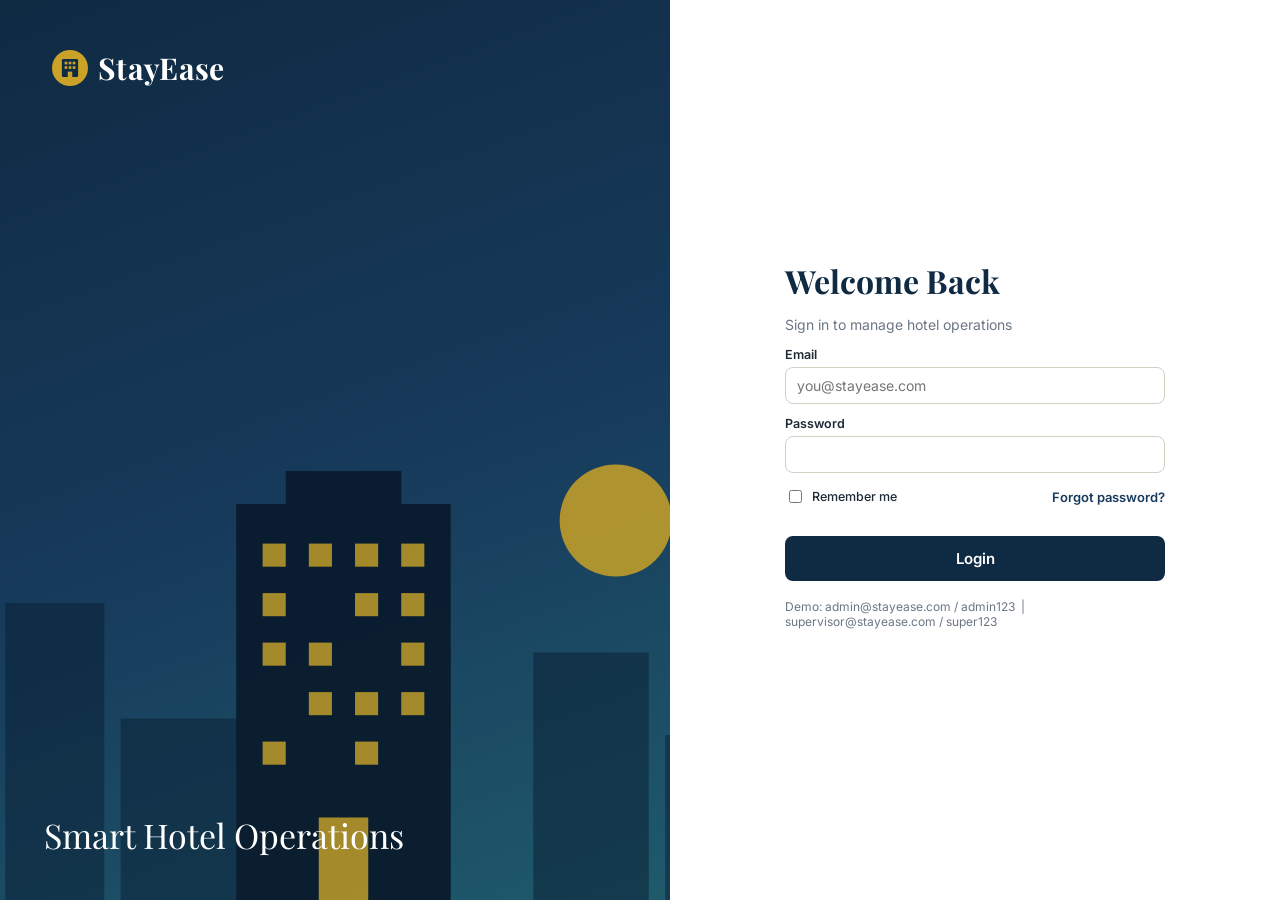
<file: src/main/resources/static/audit.html>
<!DOCTYPE html>
<html lang="en"><head>
<meta charset="utf-8"><meta name="viewport" content="width=device-width, initial-scale=1">
<title>StayEase | Audit Logs</title>
<link href="https://fonts.googleapis.com/css2?family=Inter:wght@400;500;600&family=Playfair+Display:wght@600;700&display=swap" rel="stylesheet">
<link rel="stylesheet" href="css/style.css">

</head><body>
<div class="app"><aside class="sidebar" id="sidebar"></aside>
<div class="main"><header class="topbar" id="topbar"></header>
<main class="content">

<div class="panel"><div class="panel-head"><h3>Audit Trail</h3></div>
<div class="table-wrap"><table><thead><tr><th>Action</th><th>Entity</th><th>Entity ID</th><th>Performed By</th><th>Old Value</th><th>New Value</th><th>Date / Time</th></tr></thead><tbody id="rows"></tbody></table></div>
<div class="pager" id="pager"></div></div>
</main></div></div>
<script src="js/app.js"></script>
<script>
initLayout('audit', 'Audit Logs');

let page = 0;
async function load() {
  try {
    const p = await api(`/audit-logs?page=${page}&size=15&sort=createdAt,desc`);
    document.getElementById("rows").innerHTML = p.content.length ? p.content.map(a => `<tr><td><b>${esc(a.action)}</b></td><td>${esc(a.entityName)}</td><td>${a.entityId ?? "-"}</td><td>${esc(a.performedBy)}</td>
      <td>${esc(a.oldValue || "-")}</td><td>${esc(a.newValue || "-")}</td><td>${fmt(a.createdAt)}</td></tr>`).join("") : `<tr><td colspan="7" class="empty">No activity recorded yet.</td></tr>`;
    pager("pager", p, n => { page = n; load(); });
  } catch (e) { toast(e.message, "error"); }
}
load();
</script>
</body></html>
</file>
<file: src/main/resources/static/css/style.css>
:root{--navy:#0F2A43;--navy2:#173B5C;--gold:#C9A227;--gold-soft:#F5EBC6;--bg:#F5F3EE;--card:#fff;--text:#1E2A36;--muted:#6B7785;--line:#E4E0D6;
--dirty:#C0392B;--cleaning:#D68910;--inspected:#2E86C1;--ready:#1E8E5A;--radius:10px}
*{box-sizing:border-box}
body{margin:0;font-family:'Inter',system-ui,sans-serif;background:var(--bg);color:var(--text);font-size:14px}
h1,h2,h3{font-family:'Playfair Display',Georgia,serif;margin:0;color:var(--navy)}
button{font-family:inherit;cursor:pointer}
:focus-visible{outline:2px solid var(--gold);outline-offset:2px}

/* layout */
.app{display:flex;min-height:100vh}
.sidebar{width:236px;background:var(--navy);color:#cfd8e3;position:fixed;inset:0 auto 0 0;display:flex;flex-direction:column;padding:18px 12px;z-index:20;transition:transform .2s}
.brand{display:flex;align-items:center;gap:10px;padding:4px 8px 18px;border-bottom:1px solid rgba(255,255,255,.1);margin-bottom:12px}
.brand b{font-family:'Playfair Display',serif;font-size:21px;color:#fff;letter-spacing:.3px}
.nav a{display:flex;align-items:center;gap:11px;padding:10px 12px;border-radius:8px;color:#cfd8e3;text-decoration:none;margin-bottom:2px}
.nav a:hover{background:rgba(255,255,255,.07)}
.nav a.active{background:var(--gold);color:var(--navy);font-weight:600}
.nav .spacer{flex:1}
.main{margin-left:236px;flex:1;min-width:0}
.topbar{display:flex;align-items:center;gap:14px;background:#fff;border-bottom:1px solid var(--line);padding:12px 26px;position:sticky;top:0;z-index:10}
.topbar h2{font-size:22px;flex:1}
.menu-btn{display:none;background:none;border:0;font-size:22px}
.bell{position:relative;font-size:19px;background:none;border:0}
.bell span{position:absolute;top:-4px;right:-6px;background:var(--dirty);color:#fff;border-radius:10px;font-size:10px;padding:1px 5px}
.profile{display:flex;align-items:center;gap:9px}
.avatar{width:34px;height:34px;border-radius:50%;background:var(--navy);color:var(--gold);display:grid;place-items:center;font-weight:600}
.profile small{display:block;color:var(--muted);font-size:11px}
.content{padding:24px 26px}

/* cards + tables */
.cards{display:grid;grid-template-columns:repeat(auto-fit,minmax(150px,1fr));gap:14px;margin-bottom:22px}
.stat{background:var(--card);border:1px solid var(--line);border-radius:var(--radius);padding:15px 16px;border-left:4px solid var(--navy)}
.stat small{color:var(--muted)}
.stat strong{display:block;font-size:26px;margin-top:4px;color:var(--navy)}
.stat.dirty{border-left-color:var(--dirty)}.stat.cleaning{border-left-color:var(--cleaning)}
.stat.pending{border-left-color:var(--inspected)}.stat.ready{border-left-color:var(--ready)}.stat.gold{border-left-color:var(--gold)}
.panel{background:var(--card);border:1px solid var(--line);border-radius:var(--radius);padding:18px;margin-bottom:20px}
.panel-head{display:flex;align-items:center;gap:10px;margin-bottom:14px;flex-wrap:wrap}
.panel-head h3{font-size:18px;flex:1}
.grid2{display:grid;grid-template-columns:1fr 1.4fr;gap:20px}
.table-wrap{overflow-x:auto}
table{width:100%;border-collapse:collapse}
th{text-align:left;font-weight:600;color:var(--muted);font-size:12px;padding:9px 10px;border-bottom:1px solid var(--line);white-space:nowrap}
td{padding:11px 10px;border-bottom:1px solid #f0ede5;white-space:nowrap}
tr:hover td{background:#faf9f5}
.empty{text-align:center;color:var(--muted);padding:26px}
.badge{display:inline-block;padding:3px 10px;border-radius:20px;font-size:11.5px;font-weight:600;color:#fff}
.b-DIRTY,.b-FAILED,.b-CANCELLED,.b-OFF_DUTY{background:var(--dirty)}
.b-CLEANING,.b-IN_PROGRESS,.b-BUSY{background:var(--cleaning)}
.b-INSPECTED,.b-ASSIGNED,.b-BOOKED{background:var(--inspected)}
.b-READY,.b-COMPLETED,.b-PASSED,.b-AVAILABLE,.b-CHECKED_IN{background:var(--ready)}
.b-CHECKED_OUT{background:#7f8c8d}

/* buttons + forms */
.btn{border:1px solid transparent;border-radius:8px;padding:8px 14px;font-weight:600;font-size:13px}
.btn-primary{background:var(--navy);color:#fff}.btn-primary:hover{background:var(--navy2)}
.btn-gold{background:var(--gold);color:var(--navy)}
.btn-ghost{background:#fff;border-color:var(--line);color:var(--text)}
.btn-danger{background:#fff;border-color:#e6b3ad;color:var(--dirty)}
.btn-sm{padding:5px 10px;font-size:12px;margin-right:4px}
.btn:disabled{opacity:.45;cursor:not-allowed}
.icon-btn{background:none;border:0;font-size:18px;color:var(--muted)}
input,select,textarea{width:100%;padding:9px 11px;border:1px solid #d5d0c3;border-radius:8px;font:inherit;background:#fff}
input:focus,select:focus,textarea:focus{border-color:var(--navy)}
label{display:block;font-weight:600;font-size:12.5px;margin:12px 0 5px}
.toolbar{display:flex;gap:10px;flex-wrap:wrap}
.toolbar input,.toolbar select{width:auto;min-width:170px}
.pager{display:flex;gap:12px;align-items:center;justify-content:flex-end;margin-top:12px;color:var(--muted)}

/* modal + toast */
.modal-overlay{position:fixed;inset:0;background:rgba(15,42,67,.55);display:grid;place-items:center;z-index:50;padding:16px}
.modal{background:#fff;border-radius:12px;width:min(480px,100%);padding:22px;max-height:92vh;overflow:auto}
.modal-head{display:flex;align-items:center;margin-bottom:6px}.modal-head h3{flex:1}
.modal-actions{display:flex;justify-content:flex-end;gap:8px;margin-top:20px}
.form-error{color:var(--dirty);font-size:13px;margin-top:10px;min-height:16px}
.radio-row{display:flex;gap:18px}.radio-row label{display:flex;align-items:center;gap:6px;font-weight:500;margin:4px 0}.radio-row input{width:auto}
.kv{display:grid;grid-template-columns:130px 1fr;gap:8px 10px;margin:8px 0}.kv dt{color:var(--muted)}.kv dd{margin:0;font-weight:500}
#toasts{position:fixed;right:18px;bottom:18px;display:flex;flex-direction:column;gap:8px;z-index:60}
.toast{background:var(--navy);color:#fff;padding:11px 16px;border-radius:8px;max-width:360px;box-shadow:0 6px 18px rgba(0,0,0,.2)}
.toast.error{background:var(--dirty)}.toast.ok{background:var(--ready)}

/* housekeeper cards */
.hk-grid{display:grid;grid-template-columns:repeat(auto-fill,minmax(260px,1fr));gap:16px}
.hk{background:#fff;border:1px solid var(--line);border-radius:var(--radius);padding:16px}
.hk-top{display:flex;align-items:center;gap:11px;margin-bottom:10px}
.hk-top .avatar{width:42px;height:42px}
.bar{height:8px;background:#ece8dc;border-radius:6px;overflow:hidden;margin:6px 0 10px}
.bar i{display:block;height:100%;background:var(--gold)}
.muted{color:var(--muted)}

/* login */
.login{display:grid;grid-template-columns:1.1fr 1fr;min-height:100vh}
.login-art{background:linear-gradient(160deg,#0F2A43 0%,#173B5C 55%,#1f5a6b 100%);color:#fff;padding:44px;display:flex;flex-direction:column;justify-content:space-between;position:relative;overflow:hidden}
.login-art .brand{border:0}
.login-art .brand b{font-size:30px}
.tagline{font-family:'Playfair Display',serif;font-size:34px;line-height:1.25;max-width:380px;position:relative;z-index:1}
.login-art svg.sky{position:absolute;left:0;right:0;bottom:0;width:100%;height:55%;opacity:.95}
.login-form{display:grid;place-items:center;padding:30px;background:#fff}
.login-form form{width:min(380px,100%)}
.login-form h1{font-size:32px;margin-bottom:6px}
.row{display:flex;justify-content:space-between;align-items:center;margin:14px 0;font-size:13px}
.row label{display:flex;gap:7px;align-items:center;margin:0;font-weight:500}.row input{width:auto}
.row a{color:var(--navy2);text-decoration:none;font-weight:600}
.login-form .btn{width:100%;padding:12px;font-size:15px}

@media(max-width:900px){
 .sidebar{transform:translateX(-100%)}.sidebar.open{transform:none}
 .main{margin-left:0}.menu-btn{display:block}.grid2{grid-template-columns:1fr}
 .login{grid-template-columns:1fr}.login-art{min-height:170px;padding:22px}.tagline,.login-art svg.sky{display:none}
 .content{padding:16px}.profile div{display:none}
}
@media(prefers-reduced-motion:reduce){*{transition:none!important}}
</file>
